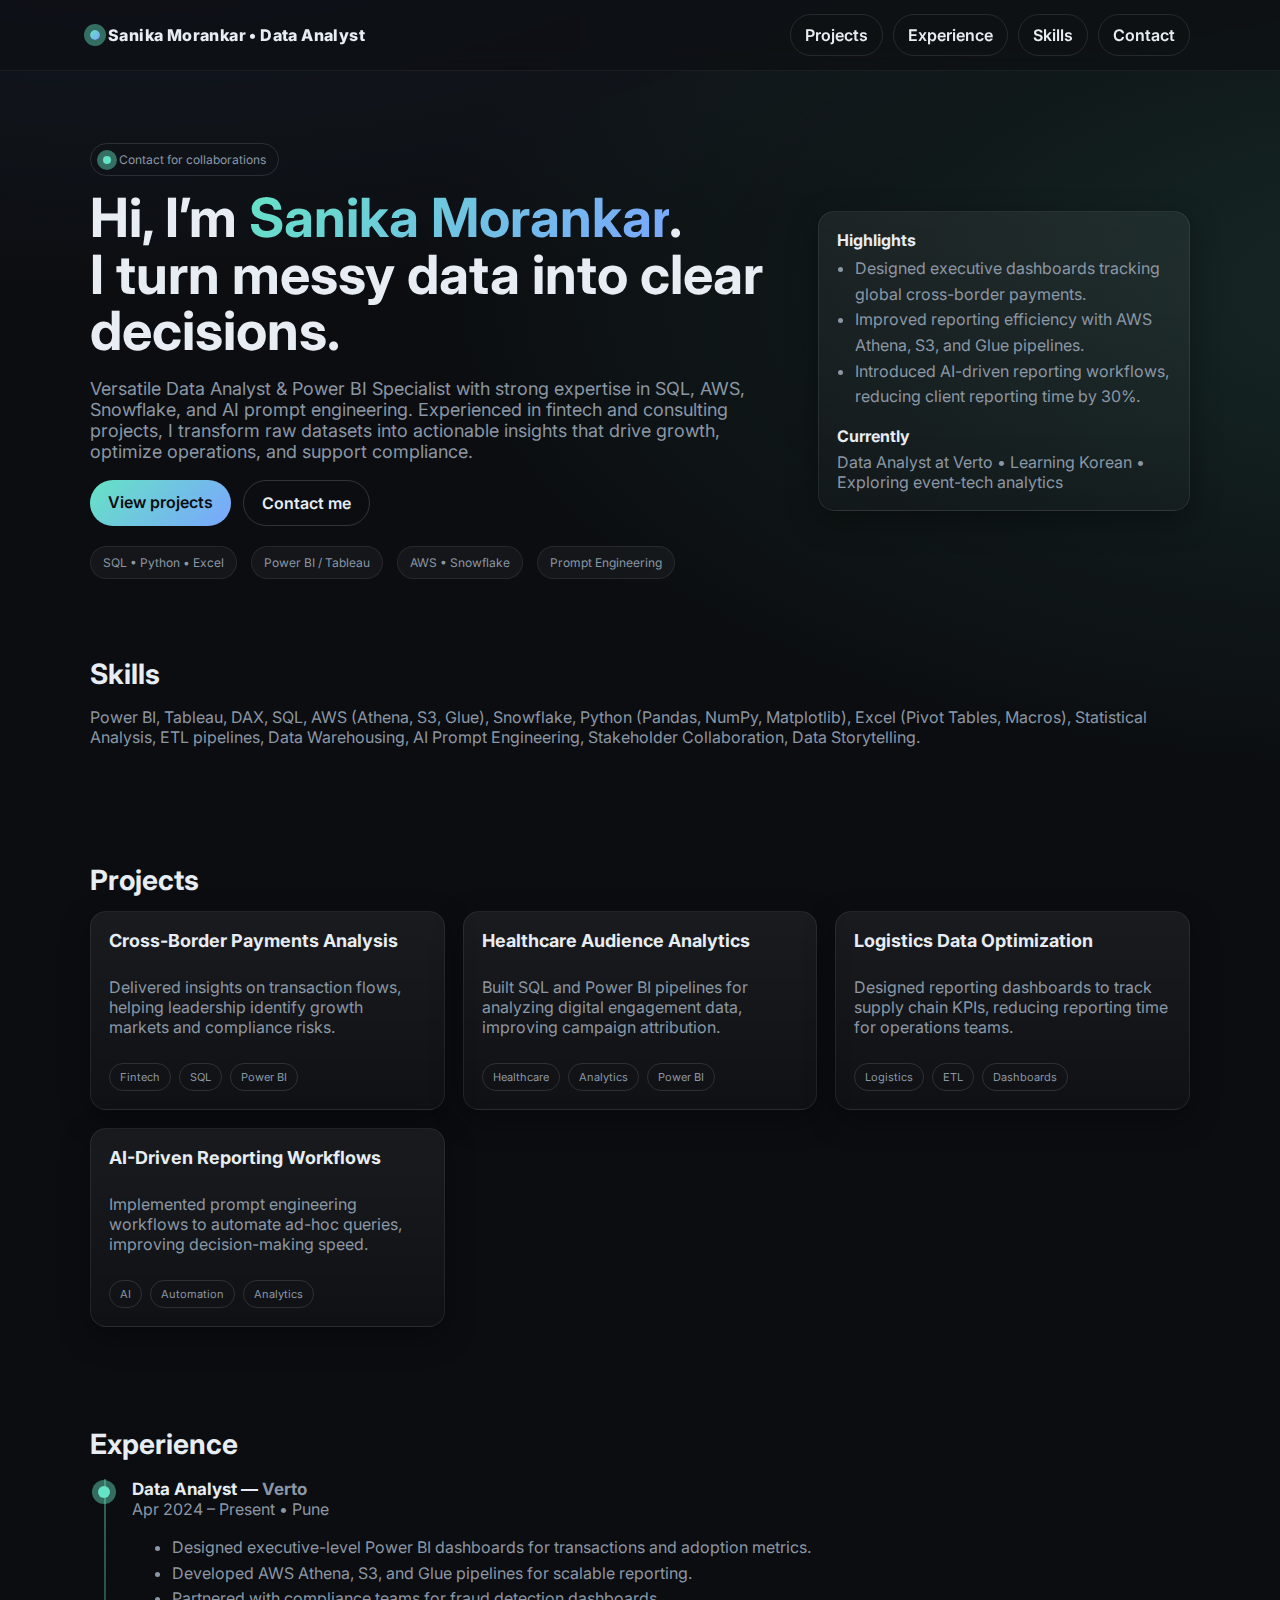
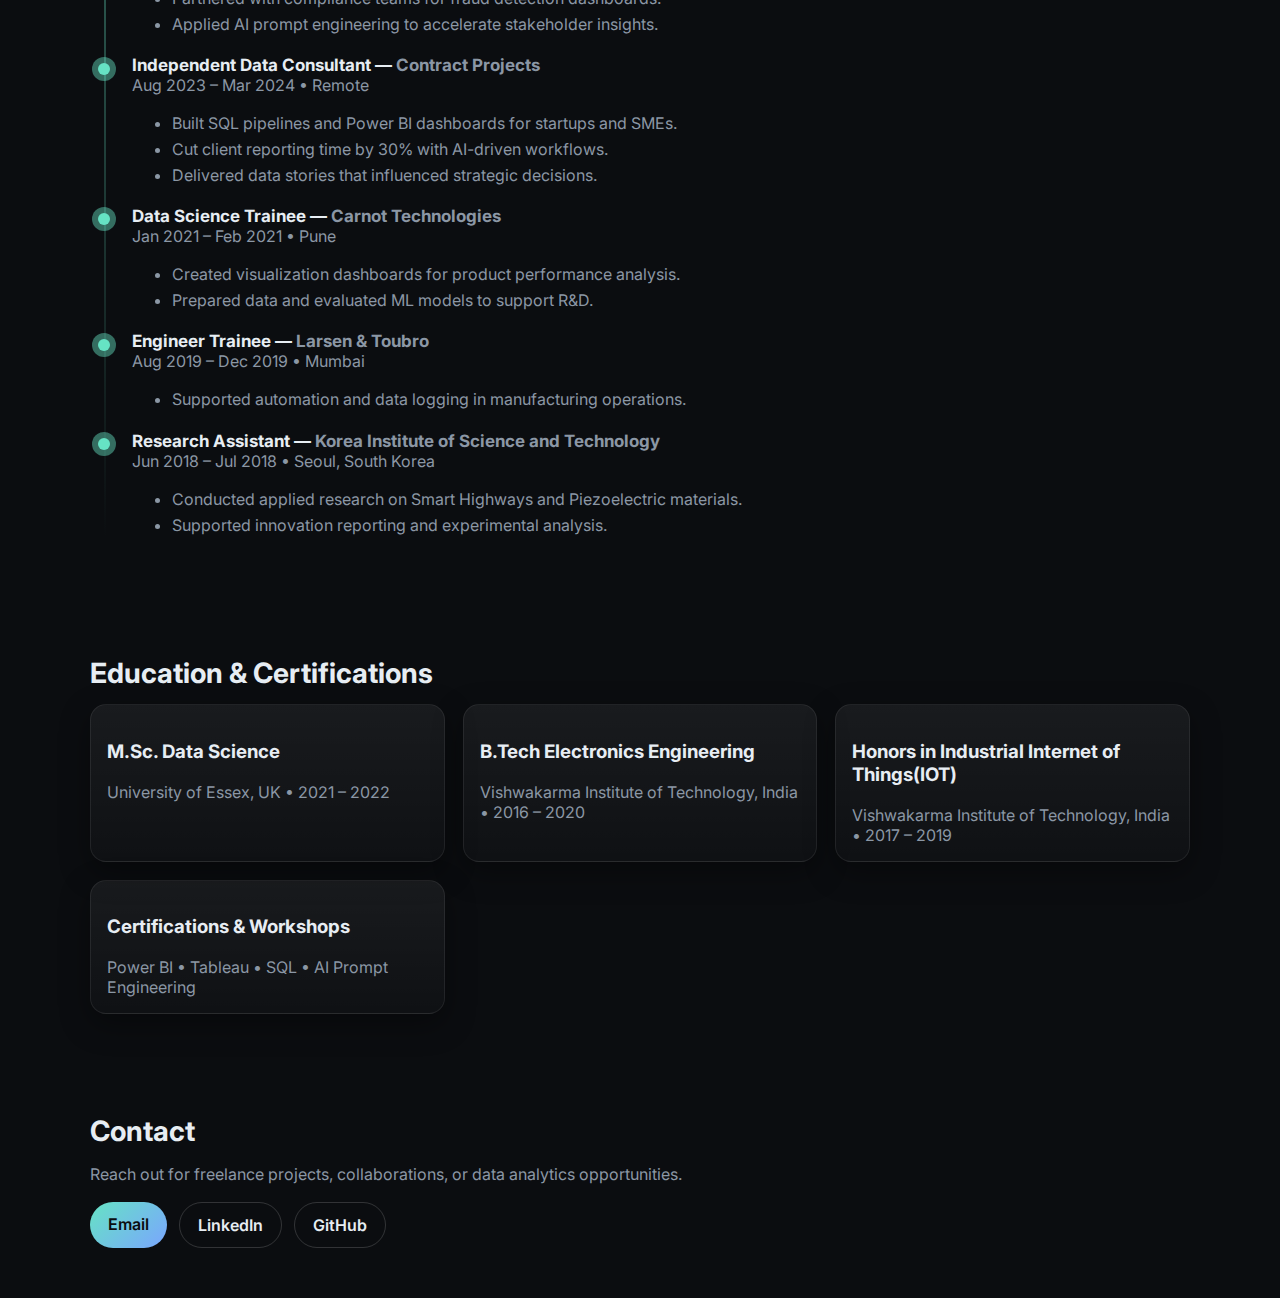
<file: index.html>
<!doctype html>
<html lang="en">
<head>
  <meta charset="utf-8" />
  <meta name="viewport" content="width=device-width, initial-scale=1" />
  <title>Sanika Morankar | Data Analyst Portfolio</title>
  <meta name="description" content="Portfolio of Sanika Morankar — Data Analyst. Projects, skills, experience, and contact." />
  <link rel="preconnect" href="https://fonts.googleapis.com">
  <link rel="preconnect" href="https://fonts.gstatic.com" crossorigin>
  <link href="https://fonts.googleapis.com/css2?family=Inter:wght@300;400;500;600;700;800&display=swap" rel="stylesheet">
  <style>
    :root {
      --bg: #0b0d10;
      --card: #12161b;
      --muted: #8b97a5;
      --text: #e7edf3;
      --brand: #66e3c4;
      --brand-2: #7aa5ff;
      --ring: rgba(102, 227, 196, .45);
      --shadow: 0 10px 30px rgba(0,0,0,.35);
      --radius: 16px;
    }
    * { box-sizing: border-box; }
    html,body{ margin:0; font-family: Inter, system-ui, -apple-system, Segoe UI, Roboto, Arial, sans-serif; background: radial-gradient(1200px 600px at 10% -10%, rgba(122,165,255,.12), transparent), radial-gradient(1000px 500px at 110% 10%, rgba(102,227,196,.12), transparent), var(--bg); color: var(--text); }
    a{ color: inherit; text-decoration: none; }
    .container{ width:min(1100px, 92vw); margin-inline:auto; }
    .nav{ position: sticky; top: 0; backdrop-filter: blur(8px); background: rgba(11,13,16,.6); border-bottom: 1px solid rgba(255,255,255,.06); z-index: 80; }
    .nav .inner{ display:flex; align-items:center; justify-content:space-between; padding: 14px 0; }
    .brand{ font-weight:800; letter-spacing:.4px; display:flex; gap:.5rem; align-items:center; }
    .brand .dot{ width:10px; height:10px; background: linear-gradient(135deg, var(--brand), var(--brand-2)); border-radius:50%; box-shadow: 0 0 0 6px var(--ring); }
    .nav a.btn{ padding:10px 14px; border:1px solid rgba(255,255,255,.1); border-radius: 999px; transition: .2s ease; }
    .nav a.btn:hover{ border-color: var(--brand); box-shadow: 0 0 0 6px var(--ring); }

    .hero{ padding: 72px 0 28px; display:grid; grid-template-columns: 1.3fr .7fr; gap: 36px; align-items:center; }
    @media (max-width: 880px){ .hero{ grid-template-columns: 1fr; padding-top:46px; } }
    .pill{ display:inline-flex; align-items:center; gap:.5rem; border:1px solid rgba(255,255,255,.12); color: var(--muted); border-radius:999px; padding:8px 12px; font-size: 12px; }
    .pill .spark{ width:8px; height:8px; border-radius:50%; background: var(--brand); box-shadow:0 0 0 6px var(--ring); }
    .hero h1{ font-size: clamp(32px, 5vw, 54px); line-height:1.05; margin: 14px 0 10px; }
    .hero p.lead{ color: var(--muted); font-size: clamp(15px, 2vw, 18px); }
    .cta{ margin-top: 18px; display:flex; gap:12px; flex-wrap:wrap; }
    .btn{ border:none; border-radius: 999px; padding:12px 18px; font-weight:600; cursor:pointer; transition:.2s; }
    .btn-primary{ background: linear-gradient(135deg, var(--brand), var(--brand-2)); color:#0b0d10; }
    .btn-ghost{ background: transparent; border:1px solid rgba(255,255,255,.16); color: var(--text); }
    .btn:hover{ transform: translateY(-1px); box-shadow: var(--shadow); }

    .statbar{ display:flex; gap:14px; margin-top:20px; flex-wrap:wrap; }
    .chip{ background: rgba(255,255,255,.04); border:1px solid rgba(255,255,255,.08); color: var(--muted); padding:8px 12px; border-radius: 999px; font-size: 12px; }

    .card{ background: linear-gradient(180deg, rgba(255,255,255,.06), rgba(255,255,255,.02)); border:1px solid rgba(255,255,255,.08); border-radius: var(--radius); box-shadow: var(--shadow); }
    .aside{ padding:18px; display:grid; gap:16px; }

    .section{ padding: 50px 0; }
    .section h2{ margin:0 0 14px; font-size: clamp(22px, 3vw, 28px); }
    .muted{ color: var(--muted); }

    .grid{ display:grid; gap:18px; grid-template-columns: repeat(3, 1fr); }
    @media (max-width: 980px){ .grid{ grid-template-columns: repeat(2, 1fr); } }
    @media (max-width: 640px){ .grid{ grid-template-columns: 1fr; } }

    .project{ padding:18px; display:grid; gap:10px; }
    .project h3{ margin:0; font-size: 18px; }
    .tagrow{ display:flex; gap:8px; flex-wrap: wrap; }
    .tag{ font-size: 11px; padding:6px 10px; border-radius:999px; border:1px solid rgba(255,255,255,.12); color: var(--muted); }
    .project a{ display:inline-block; margin-top:6px; font-weight:600; color: var(--brand-2); }

    .timeline{ position:relative; }
    .timeline::before{ content:""; position:absolute; left:14px; top:0; bottom:0; width:2px; background: linear-gradient(var(--brand), transparent); opacity:.4; }
    .role{ position:relative; padding-left:42px; margin: 18px 0; }
    .role::before{ content:""; position:absolute; left:8px; top:.45rem; width:12px; height:12px; border-radius:50%; background: var(--brand); box-shadow: 0 0 0 6px var(--ring); }
    .role h3{ margin:0; font-size: 17px; }

    footer{ padding: 36px 0 60px; color: var(--muted); text-align:center; }
    footer a{ color: var(--brand-2); }
  </style>
</head>
<body>
  <nav class="nav">
    <div class="container inner">
      <div class="brand"><span class="dot"></span> Sanika Morankar • Data Analyst</div>
      <div style="display:flex; gap:10px; align-items:center;">
        <a class="btn" href="#projects">Projects</a>
        <a class="btn" href="#experience">Experience</a>
        <a class="btn" href="#skills">Skills</a>
        <a class="btn" href="#contact">Contact</a>
      </div>
    </div>
  </nav>

  <header class="container hero">
    <div>
      <span class="pill"><span class="spark"></span>Contact for collaborations</span>
      <h1>Hi, I’m <span style="background:linear-gradient(135deg,var(--brand),var(--brand-2)); -webkit-background-clip:text; background-clip:text; color:transparent;">Sanika Morankar</span>.<br/>I turn messy data into clear decisions.</h1>
      <p class="lead">Versatile Data Analyst & Power BI Specialist with strong expertise in SQL, AWS, Snowflake, and AI prompt engineering. Experienced in fintech and consulting projects, I transform raw datasets into actionable insights that drive growth, optimize operations, and support compliance.</p>
      <div class="cta">
        <a class="btn btn-primary" href="#projects">View projects</a>
        <a class="btn btn-ghost" href="#contact">Contact me</a>
      </div>
      <div class="statbar">
        <span class="chip">SQL • Python • Excel</span>
        <span class="chip">Power BI / Tableau</span>
        <span class="chip">AWS • Snowflake</span>
        <span class="chip">Prompt Engineering</span>
      </div>
    </div>
    <aside class="card aside">
      <div>
        <h3 style="margin:0 0 6px; font-size:16px;">Highlights</h3>
        <ul class="muted" style="margin:0; padding-left:18px; line-height:1.6;">
          <li>Designed executive dashboards tracking global cross-border payments.</li>
          <li>Improved reporting efficiency with AWS Athena, S3, and Glue pipelines.</li>
          <li>Introduced AI-driven reporting workflows, reducing client reporting time by 30%.</li>
        </ul>
      </div>
      <div>
        <h3 style="margin:0 0 6px; font-size:16px;">Currently</h3>
        <p class="muted" style="margin:0;">Data Analyst at Verto • Learning Korean • Exploring event-tech analytics</p>
      </div>
    </aside>
  </header>

  <main class="container">
    <section id="skills" class="section">
      <h2>Skills</h2>
      <p class="muted">Power BI, Tableau, DAX, SQL, AWS (Athena, S3, Glue), Snowflake, Python (Pandas, NumPy, Matplotlib), Excel (Pivot Tables, Macros), Statistical Analysis, ETL pipelines, Data Warehousing, AI Prompt Engineering, Stakeholder Collaboration, Data Storytelling.</p>
    </section>

    <section id="projects" class="section">
      <h2>Projects</h2>
      <div class="grid">
        <div class="card project">
          <h3>Cross-Border Payments Analysis</h3>
          <p class="muted">Delivered insights on transaction flows, helping leadership identify growth markets and compliance risks.</p>
          <div class="tagrow"><span class="tag">Fintech</span><span class="tag">SQL</span><span class="tag">Power BI</span></div>
        </div>
        <div class="card project">
          <h3>Healthcare Audience Analytics</h3>
          <p class="muted">Built SQL and Power BI pipelines for analyzing digital engagement data, improving campaign attribution.</p>
          <div class="tagrow"><span class="tag">Healthcare</span><span class="tag">Analytics</span><span class="tag">Power BI</span></div>
        </div>
        <div class="card project">
          <h3>Logistics Data Optimization</h3>
          <p class="muted">Designed reporting dashboards to track supply chain KPIs, reducing reporting time for operations teams.</p>
          <div class="tagrow"><span class="tag">Logistics</span><span class="tag">ETL</span><span class="tag">Dashboards</span></div>
        </div>
        <div class="card project">
          <h3>AI-Driven Reporting Workflows</h3>
          <p class="muted">Implemented prompt engineering workflows to automate ad-hoc queries, improving decision-making speed.</p>
          <div class="tagrow"><span class="tag">AI</span><span class="tag">Automation</span><span class="tag">Analytics</span></div>
        </div>
      </div>
    </section>

    <section id="experience" class="section">
      <h2>Experience</h2>
      <div class="timeline">
        <div class="role">
          <h3>Data Analyst — <span class="muted">Verto</span></h3>
          <div class="muted">Apr 2024 – Present • Pune</div>
          <ul class="muted" style="line-height:1.6;">
            <li>Designed executive-level Power BI dashboards for transactions and adoption metrics.</li>
            <li>Developed AWS Athena, S3, and Glue pipelines for scalable reporting.</li>
            <li>Partnered with compliance teams for fraud detection dashboards.</li>
            <li>Applied AI prompt engineering to accelerate stakeholder insights.</li>
          </ul>
        </div>
        <div class="role">
          <h3>Independent Data Consultant — <span class="muted">Contract Projects</span></h3>
          <div class="muted">Aug 2023 – Mar 2024 • Remote</div>
          <ul class="muted" style="line-height:1.6;">
            <li>Built SQL pipelines and Power BI dashboards for startups and SMEs.</li>
            <li>Cut client reporting time by 30% with AI-driven workflows.</li>
            <li>Delivered data stories that influenced strategic decisions.</li>
          </ul>
        </div>
        <div class="role">
          <h3>Data Science Trainee — <span class="muted">Carnot Technologies</span></h3>
          <div class="muted">Jan 2021 – Feb 2021 • Pune</div>
          <ul class="muted" style="line-height:1.6;">
            <li>Created visualization dashboards for product performance analysis.</li>
            <li>Prepared data and evaluated ML models to support R&D.</li>
          </ul>
        </div>
        <div class="role">
          <h3>Engineer Trainee — <span class="muted">Larsen & Toubro</span></h3>
          <div class="muted">Aug 2019 – Dec 2019 • Mumbai</div>
          <ul class="muted" style="line-height:1.6;">
            <li>Supported automation and data logging in manufacturing operations.</li>
          </ul>
        </div>
        <div class="role">
          <h3>Research Assistant — <span class="muted">Korea Institute of Science and Technology</span></h3>
          <div class="muted">Jun 2018 – Jul 2018 • Seoul, South Korea</div>
          <ul class="muted" style="line-height:1.6;">
            <li>Conducted applied research on Smart Highways and Piezoelectric materials.</li>
            <li>Supported innovation reporting and experimental analysis.</li>
          </ul>
        </div>
      </div>
    </section>

    <section class="section">
      <h2>Education & Certifications</h2>
      <div class="grid">
        <div class="card" style="padding:16px;">
          <h3>M.Sc. Data Science</h3>
          <div class="muted">University of Essex, UK • 2021 – 2022</div>
        </div>
        <div class="card" style="padding:16px;">
          <h3>B.Tech Electronics Engineering</h3>
          <div class="muted">Vishwakarma Institute of Technology, India • 2016 – 2020</div>
        </div>
        <div class="card" style="padding:16px;">
          <h3>Honors in Industrial Internet of Things(IOT)</h3>
          <div class="muted">Vishwakarma Institute of Technology, India • 2017 – 2019</div>
        </div>
        <div class="card" style="padding:16px;">
          <h3>Certifications & Workshops</h3>
          <div class="muted">Power BI • Tableau • SQL • AI Prompt Engineering</div>
        </div>
      </div>
    </section>

    <section id="contact" class="section">
      <h2>Contact</h2>
      <p class="muted">Reach out for freelance projects, collaborations, or data analytics opportunities.</p>
      <div class="cta">
        <a class="btn btn-primary" href="mailto:sanimorankar@gmail.com">Email</a>
        <a class="btn btn-ghost" href="https://www.linkedin.com/in/sanika-morankar//" target="_blank" rel="noreferrer">LinkedIn</a>
        <a class="btn btn-ghost" href="https://github.com/san1201" target="_blank" rel="noreferrer">GitHub</a>
      </div>
    </section>
  </main>

  <footer
</file>
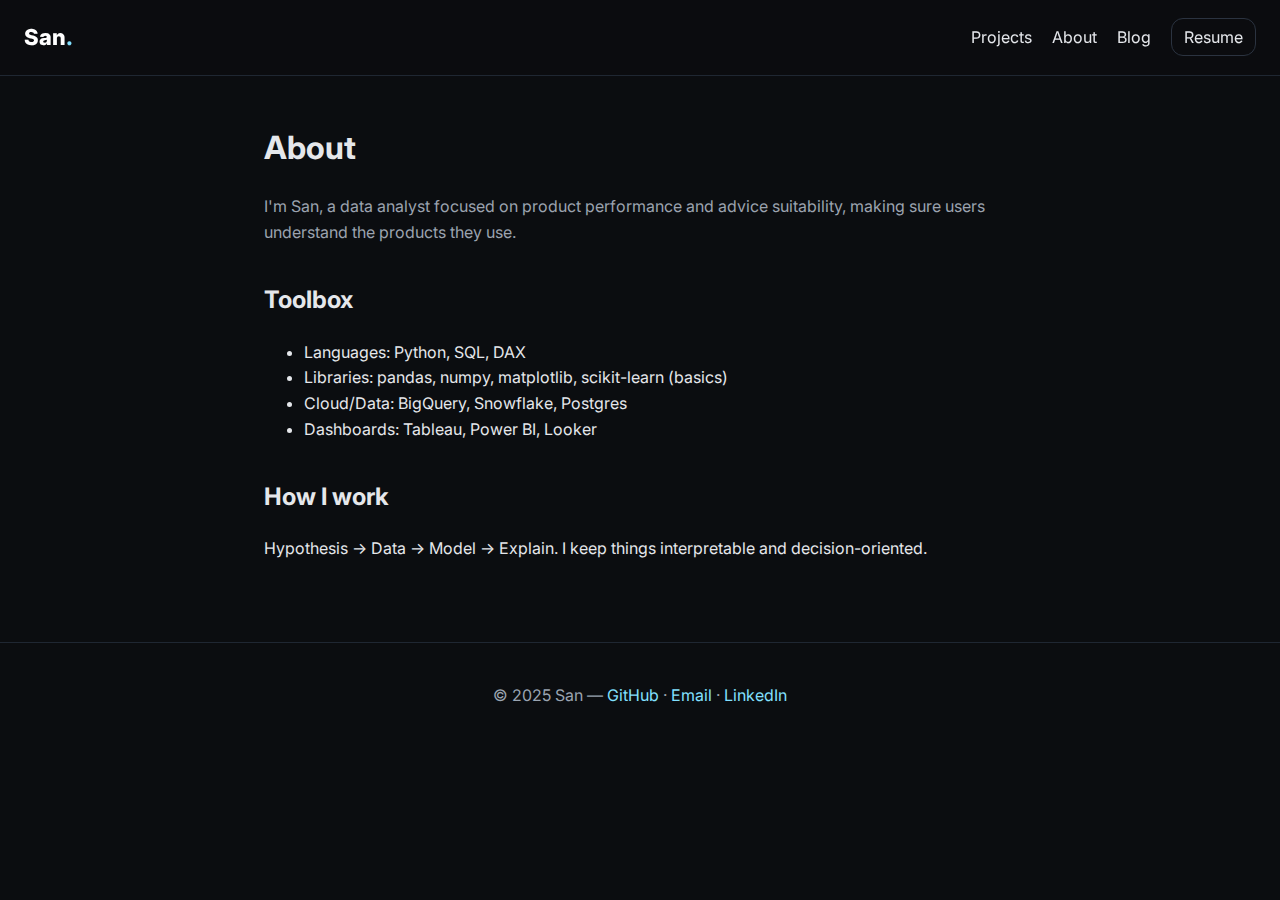
<file: about.html>
<!DOCTYPE html>
<html lang="en">
<head>
  <meta charset="utf-8" />
  <meta name="viewport" content="width=device-width, initial-scale=1" />
  <title>San — Data Analyst Portfolio</title>
  <meta name="description" content="Data Analyst Portfolio — projects, case studies, dashboards, and notebooks." />
  <link rel="stylesheet" href="assets/css/style.css" />
  <link rel="preconnect" href="https://fonts.googleapis.com">
  <link rel="preconnect" href="https://fonts.gstatic.com" crossorigin>
  <link href="https://fonts.googleapis.com/css2?family=Inter:wght@400;600;700&display=swap" rel="stylesheet">

</head>
<body>
    <header class="site-header">
      <a class="brand" href="index.html">San<span class="dot">.</span></a>
      <nav>
        <a href="projects.html">Projects</a>
        <a href="about.html">About</a>
        <a href="blog.html">Blog</a>
        <a class="cta" href="assets/resume/San_Resume.pdf">Resume</a>
      </nav>
    </header>
  <main class="container narrow">
    <h1>About</h1>
    <p class="lead">I'm San, a data analyst focused on product performance and advice suitability, making sure users understand the products they use.</p>
    <h2>Toolbox</h2>
    <ul>
      <li>Languages: Python, SQL, DAX</li>
      <li>Libraries: pandas, numpy, matplotlib, scikit-learn (basics)</li>
      <li>Cloud/Data: BigQuery, Snowflake, Postgres</li>
      <li>Dashboards: Tableau, Power BI, Looker</li>
    </ul>
    <h2>How I work</h2>
    <p>Hypothesis → Data → Model → Explain. I keep things interpretable and decision-oriented.</p>
  </main>
    <footer class="site-footer">
      <p>© 2025 San — <a href="https://github.com/your-username">GitHub</a> · <a href="mailto:hello@example.com">Email</a> · <a href="https://www.linkedin.com/in/your-linkedin">LinkedIn</a></p>
    </footer>
    <script src="assets/js/main.js"></script>
</body>
</html>
</file>
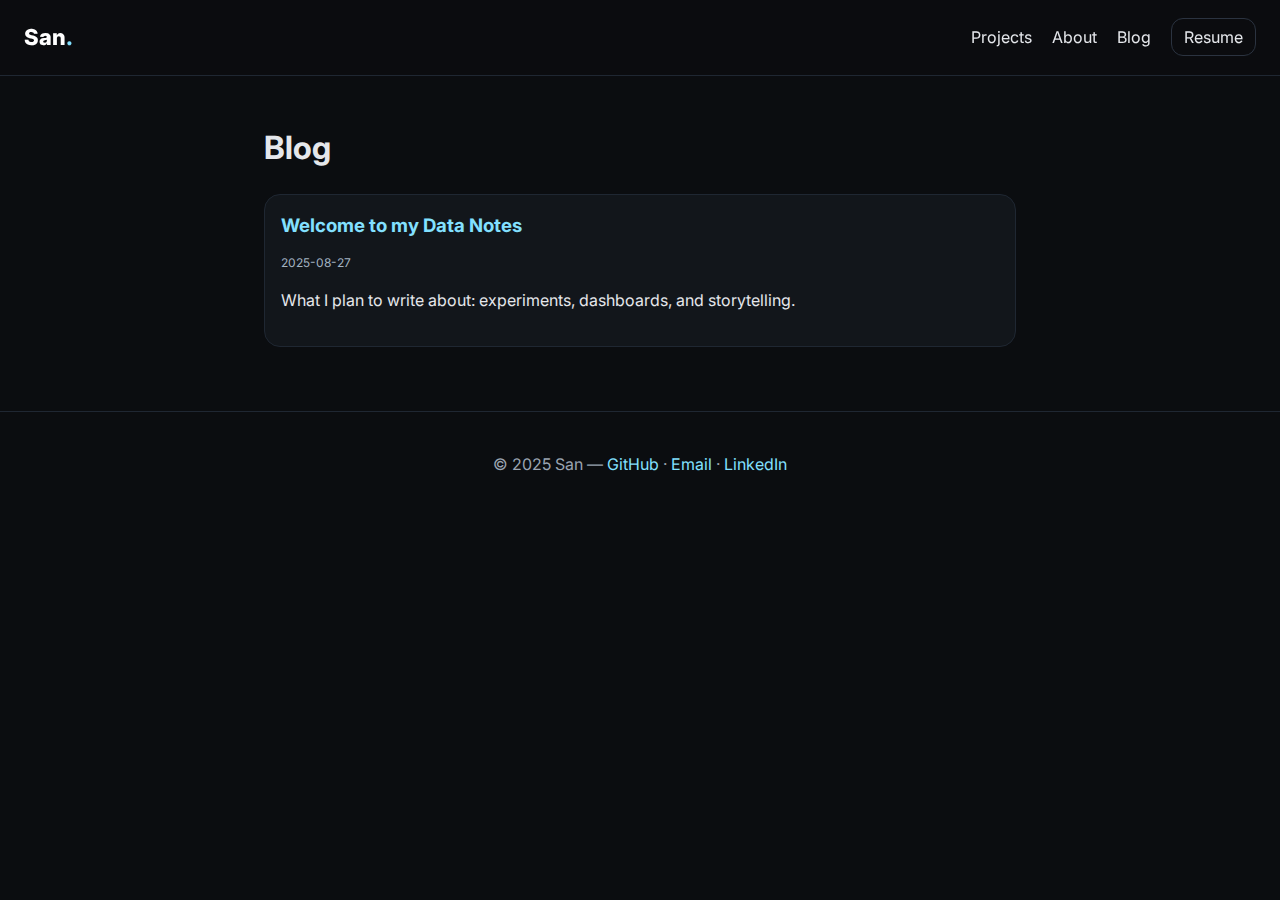
<file: blog.html>
<!DOCTYPE html>
<html lang="en">
<head>
  <meta charset="utf-8" />
  <meta name="viewport" content="width=device-width, initial-scale=1" />
  <title>San — Data Analyst Portfolio</title>
  <meta name="description" content="Data Analyst Portfolio — projects, case studies, dashboards, and notebooks." />
  <link rel="stylesheet" href="assets/css/style.css" />
  <link rel="preconnect" href="https://fonts.googleapis.com">
  <link rel="preconnect" href="https://fonts.gstatic.com" crossorigin>
  <link href="https://fonts.googleapis.com/css2?family=Inter:wght@400;600;700&display=swap" rel="stylesheet">

</head>
<body>
    <header class="site-header">
      <a class="brand" href="index.html">San<span class="dot">.</span></a>
      <nav>
        <a href="projects.html">Projects</a>
        <a href="about.html">About</a>
        <a href="blog.html">Blog</a>
        <a class="cta" href="assets/resume/San_Resume.pdf">Resume</a>
      </nav>
    </header>
  <main class="container narrow">
    <h1>Blog</h1>
    <div id="blog-list"></div>
  </main>
    <footer class="site-footer">
      <p>© 2025 San — <a href="https://github.com/your-username">GitHub</a> · <a href="mailto:hello@example.com">Email</a> · <a href="https://www.linkedin.com/in/your-linkedin">LinkedIn</a></p>
    </footer>
    <script src="assets/js/main.js"></script>
</body>
</html>
</file>
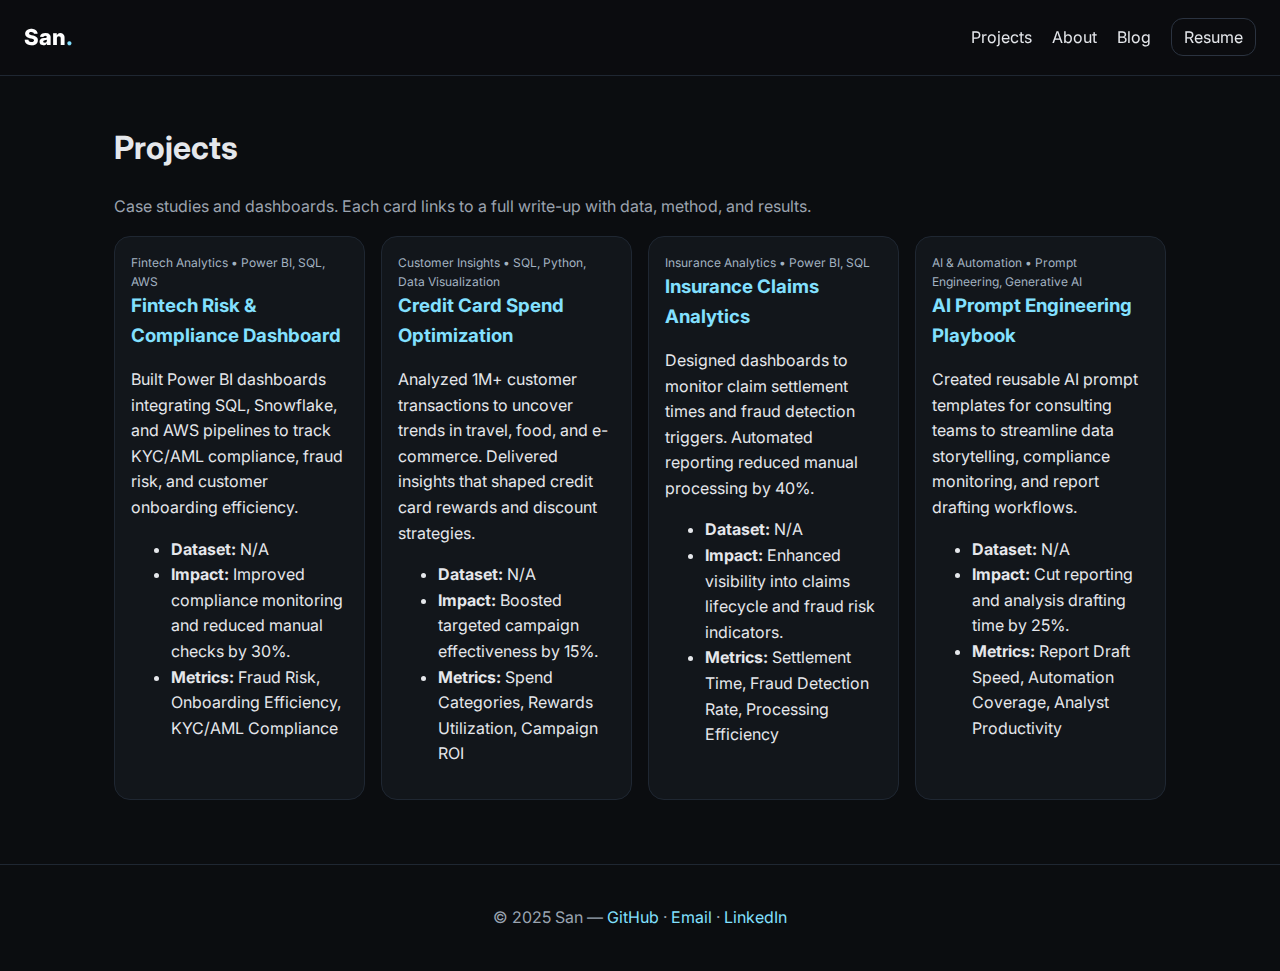
<file: projects.html>
<!DOCTYPE html>
<html lang="en">
<head>
  <meta charset="utf-8" />
  <meta name="viewport" content="width=device-width, initial-scale=1" />
  <title>San — Data Analyst Portfolio</title>
  <meta name="description" content="Data Analyst Portfolio — projects, case studies, dashboards, and notebooks." />
  <link rel="stylesheet" href="assets/css/style.css" />
  <link rel="preconnect" href="https://fonts.googleapis.com">
  <link rel="preconnect" href="https://fonts.gstatic.com" crossorigin>
  <link href="https://fonts.googleapis.com/css2?family=Inter:wght@400;600;700&display=swap" rel="stylesheet">

</head>
<body>
    <header class="site-header">
      <a class="brand" href="index.html">San<span class="dot">.</span></a>
      <nav>
        <a href="projects.html">Projects</a>
        <a href="about.html">About</a>
        <a href="blog.html">Blog</a>
        <a class="cta" href="assets/resume/San_Resume.pdf">Resume</a>
      </nav>
    </header>
  <main class="container">
    <h1>Projects</h1>
    <p class="lead">Case studies and dashboards. Each card links to a full write-up with data, method, and results.</p>
    <div id="project-grid" class="grid"></div>
  </main>
    <footer class="site-footer">
      <p>© 2025 San — <a href="https://github.com/your-username">GitHub</a> · <a href="mailto:hello@example.com">Email</a> · <a href="https://www.linkedin.com/in/your-linkedin">LinkedIn</a></p>
    </footer>
    <script src="assets/js/main.js"></script>
</body>
</html>
</file>
<file: assets/css/style.css>
*{box-sizing:border-box}
:root{--bg:#0b0d10;--card:#12161b;--muted:#9ba3af;--text:#e5e7eb;--brand:#82e0ff;--accent:#b794f4}
html,body{margin:0;padding:0;background:var(--bg);color:var(--text);font-family:Inter,system-ui,-apple-system,Segoe UI,Roboto,Arial,sans-serif;line-height:1.6}
a{color:var(--brand);text-decoration:none}
a:hover{opacity:.9}
.container{max-width:1100px;margin:0 auto;padding:24px}
.container.narrow{max-width:800px}
.site-header{display:flex;align-items:center;justify-content:space-between;padding:20px 24px;position:sticky;top:0;background:rgba(11,13,16,.7);backdrop-filter:blur(8px);border-bottom:1px solid #1f2732}
.brand{font-weight:800;font-size:22px;color:#fff}
.brand .dot{color:var(--brand)}
.site-header nav a{margin-left:16px;color:var(--text)}
.site-header nav .cta{padding:8px 12px;border:1px solid #2b3340;border-radius:12px}
.hero{display:grid;grid-template-columns:1.2fr .8fr;gap:24px;align-items:center;padding:40px 0}
.hero h1{font-size:40px;margin:0 0 8px}
.hero p{color:var(--muted);margin:0 0 16px}
.hero .btn{display:inline-block;padding:10px 16px;border-radius:12px;background:var(--brand);color:#001018;font-weight:700;margin-right:12px}
.hero .btn.ghost{background:transparent;border:1px solid #2b3340;color:var(--text)}
.hero-illust{width:100%;max-width:420px;justify-self:end}
h2{margin-top:36px}
.grid{display:grid;grid-template-columns:repeat(auto-fit,minmax(240px,1fr));gap:16px}
.card{background:var(--card);border:1px solid #1f2732;border-radius:16px;padding:16px}
.card h3{margin:0 0 8px}
.pill-list{display:flex;flex-wrap:wrap;gap:8px;padding:0;list-style:none}
.pill-list li{background:#141a21;border:1px solid #1f2732;border-radius:9999px;padding:6px 10px;color:#d1d5db}
.lead{color:var(--muted)}
.more-link{display:inline-block;margin-top:8px}
.site-footer{border-top:1px solid #1f2732;margin-top:40px;padding:24px;color:#9aa4b1;text-align:center}
.badge{font-size:12px;color:#a3b3c2}
</file>
